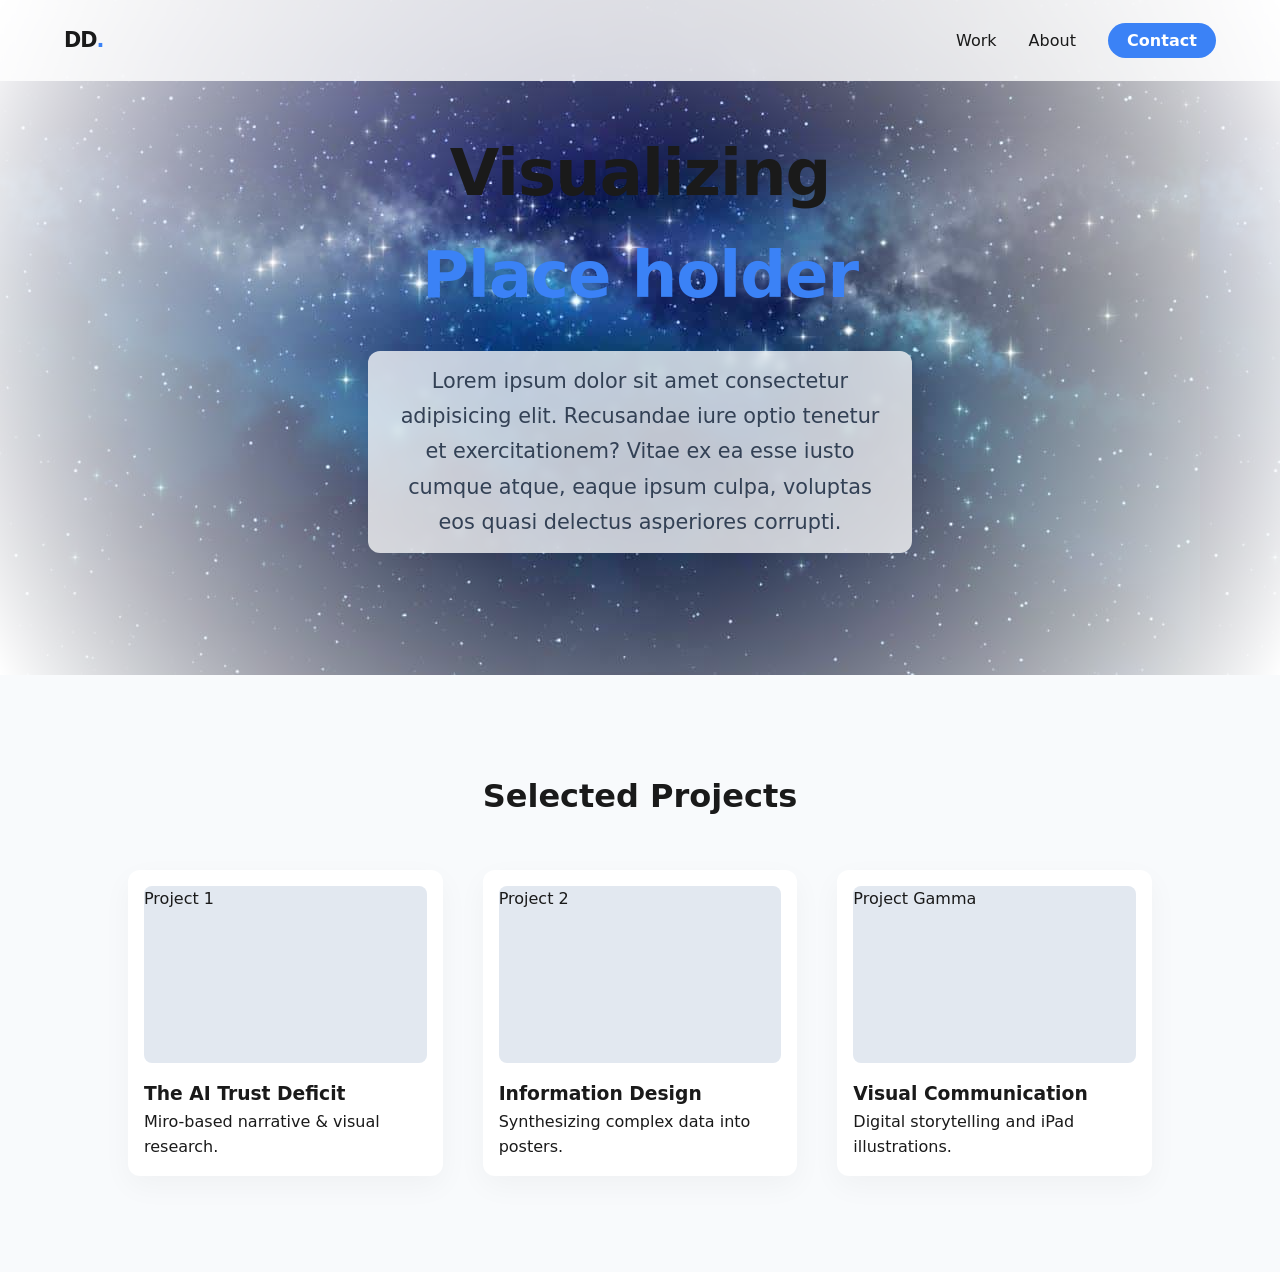
<file: Index.html>
<!DOCTYPE html>
<html lang="en">
<head>
    <meta charset="UTF-8">
    <meta name="viewport" content="width=device-width, initial-scale=1.0">
    <title>Professional Portfolio | Creative & Research</title>
    <link rel="stylesheet" href="style.css">
</head>
<body>

    <nav class="navbar">
        <div class="logo">DD<span>.</span></div>
        <ul class="nav-links">
            <li><a href="#work">Work</a></li>
            <li><a href="#about">About</a></li>
            <li><a href="mailto:hello@example.com" class="btn-contact">Contact</a></li>
        </ul>
    </nav>

    <header class="hero">

        <div class="sliding-bg"></div>
        <div class="hero-overlay"></div>
        
        <div class="hero-content">
            <h1 class="anim-text">Visualizing <span class="highlight">Place holder</span></h1>
            <p class="anim-text">Lorem ipsum dolor sit amet consectetur adipisicing elit. Recusandae iure optio tenetur et exercitationem? Vitae ex ea esse iusto cumque atque, eaque ipsum culpa, voluptas eos quasi delectus asperiores corrupti.</p>
        </div>
    </header>

    <section id="work" class="portfolio-section">
        <h2 class="section-title">Selected Projects</h2>
        <div class="project-grid">
            
            <div class="project-card">
                <div class="project-img">
                    <div class="img-placeholder">Project 1</div>
                </div>
                <div class="project-info">
                    <h3>The AI Trust Deficit</h3>
                    <p>Miro-based narrative & visual research.</p>
                </div>
            </div>

            <div class="project-card">
                <div class="project-img">
                    <div class="img-placeholder">Project 2</div>
                </div>
                <div class="project-info">
                    <h3>Information Design</h3>
                    <p>Synthesizing complex data into posters.</p>
                </div>
            </div>

            <div class="project-card">
                <div class="project-img">
                    <div class="img-placeholder">Project Gamma</div>
                </div>
                <div class="project-info">
                    <h3>Visual Communication</h3>
                    <p>Digital storytelling and iPad illustrations.</p>
                </div>
            </div>

        </div>
    </section>

    <script src="script.js"></script>
</body>
</html>
</file>
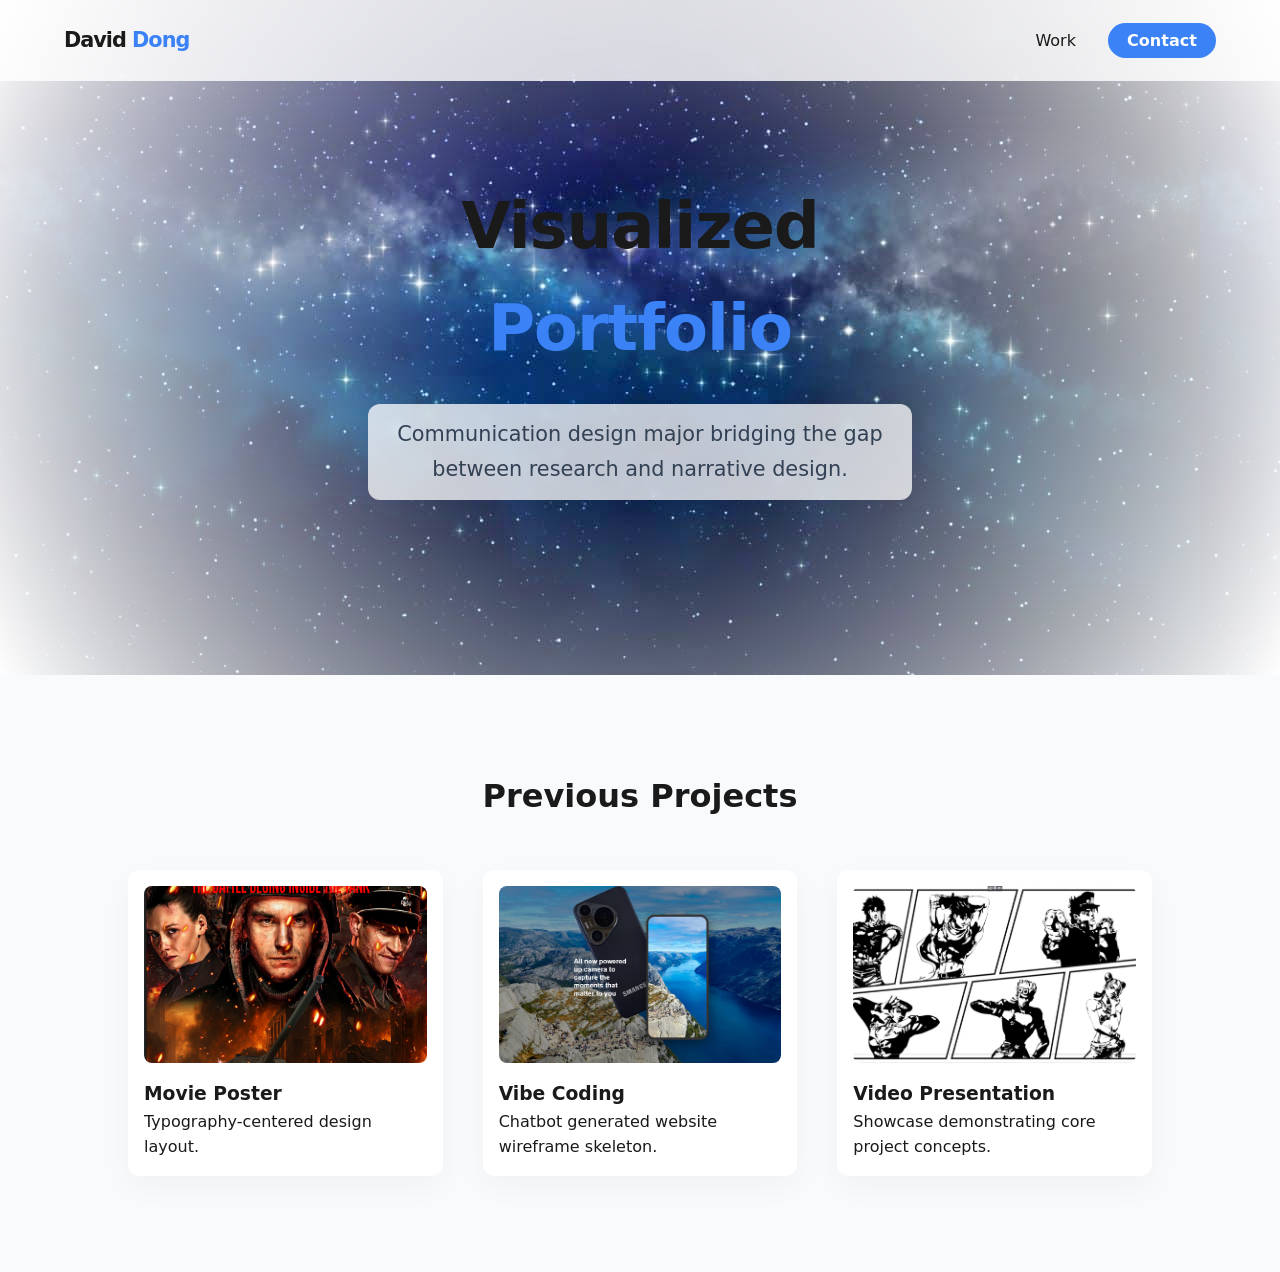
<file: index.html>
<!DOCTYPE html>
<html lang="en">
<head>
    <meta charset="UTF-8">
    <meta name="viewport" content="width=device-width, initial-scale=1.0">
    <title>David Dong | Portfolio</title>
    <link rel="stylesheet" href="style.css">
</head>
<body>
    <nav class="navbar">
        <a href="index.html" class="logo">David <span>Dong</span></a>
        <ul class="nav-links">
            <li><a href="#work">Work</a></li>
            <li><a href="mailto:davedong369@gmail.com" class="btn-contact">Contact</a></li>
        </ul>
    </nav>

    <header class="hero">
        <div class="sliding-bg"></div>
        <div class="hero-overlay"></div>
        <div class="hero-content">
            <h1>Visualized <span class="highlight">Portfolio</span></h1>
            <p>Communication design major bridging the gap between research and narrative design.</p>
        </div>
    </header>

    <section id="work" class="portfolio-section">
        <h2 class="section-title">Previous Projects</h2>
        <div class="project-grid">
            <a href="#" id="poster-project" class="project-card">
                <div class="project-img"><img src="assets/poster.png" alt="Movie Poster"></div>
                <div class="project-info"><h3>Movie Poster</h3><p>Typography-centered design layout.</p></div>
            </a>
            <a href="vibecoding/index.html" class="project-card">
                <div class="project-img"><img src="assets/vibe.png" alt="Vibe Coding"></div>
                <div class="project-info"><h3>Vibe Coding</h3><p>Chatbot generated website wireframe skeleton.</p></div>
            </a>
            <a href="#" id="video-project" class="project-card">
                <div class="project-img"><img src="assets/vidnail.png" alt="Video Project"></div>
                <div class="project-info"><h3>Video Presentation</h3><p>Showcase demonstrating core project concepts.</p></div>
            </a>
        </div>
    </section>

    <div id="imageModal" class="popup-modal">
        <span class="close-btn" data-close>&times;</span>
        <img class="popup-content" src="assets/poster.png" alt="Enlarged Poster">
    </div>

    <div id="videoModal" class="popup-modal">
        <span class="close-btn" data-close>&times;</span>
        <div class="video-container">
            <iframe id="youtubePlayer" src="https://www.youtube.com/embed/LuaO51HVHTA?si=k8FOe4n56YXzjyC6&enablejsapi=1" frameborder="0" allow="accelerometer; autoplay; clipboard-write; encrypted-media; gyroscope; picture-in-picture" allowfullscreen></iframe>
        </div>
    </div>

    <script src="script.js"></script>
</body>
</html>
</file>
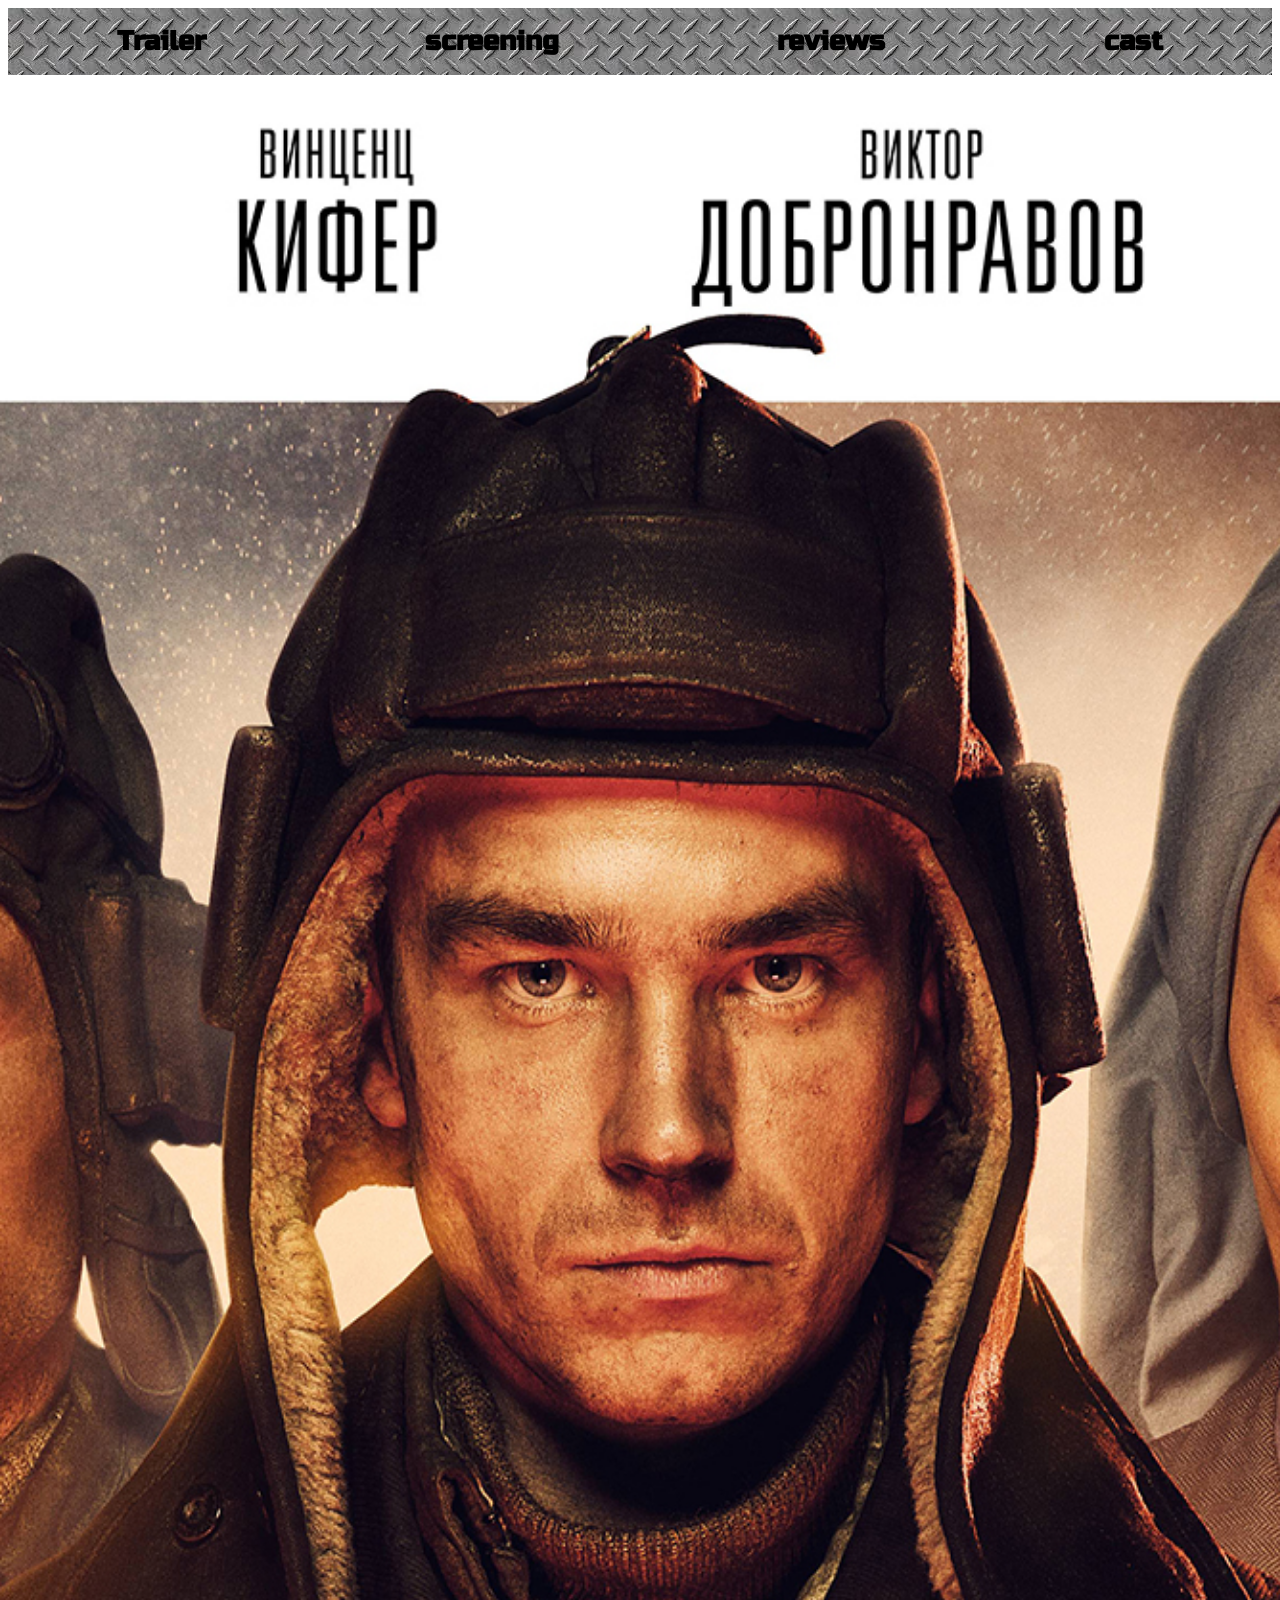
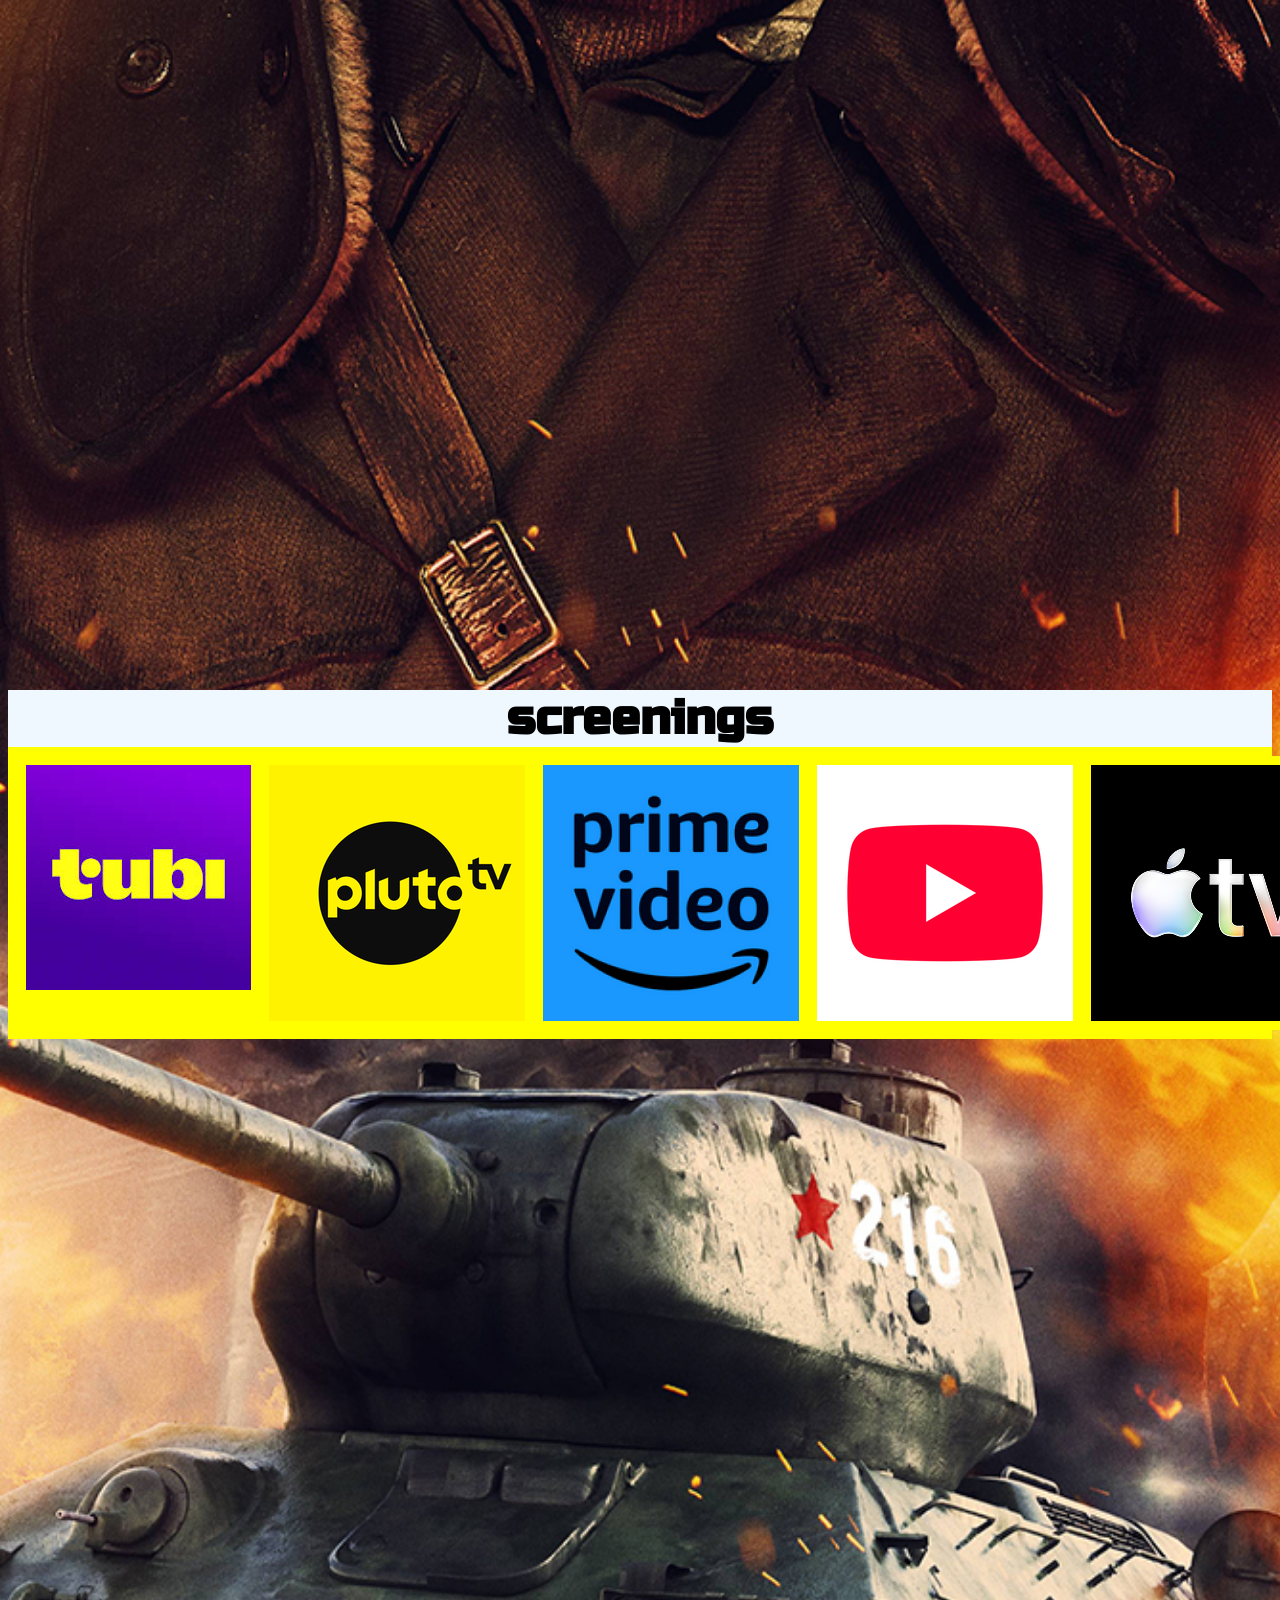
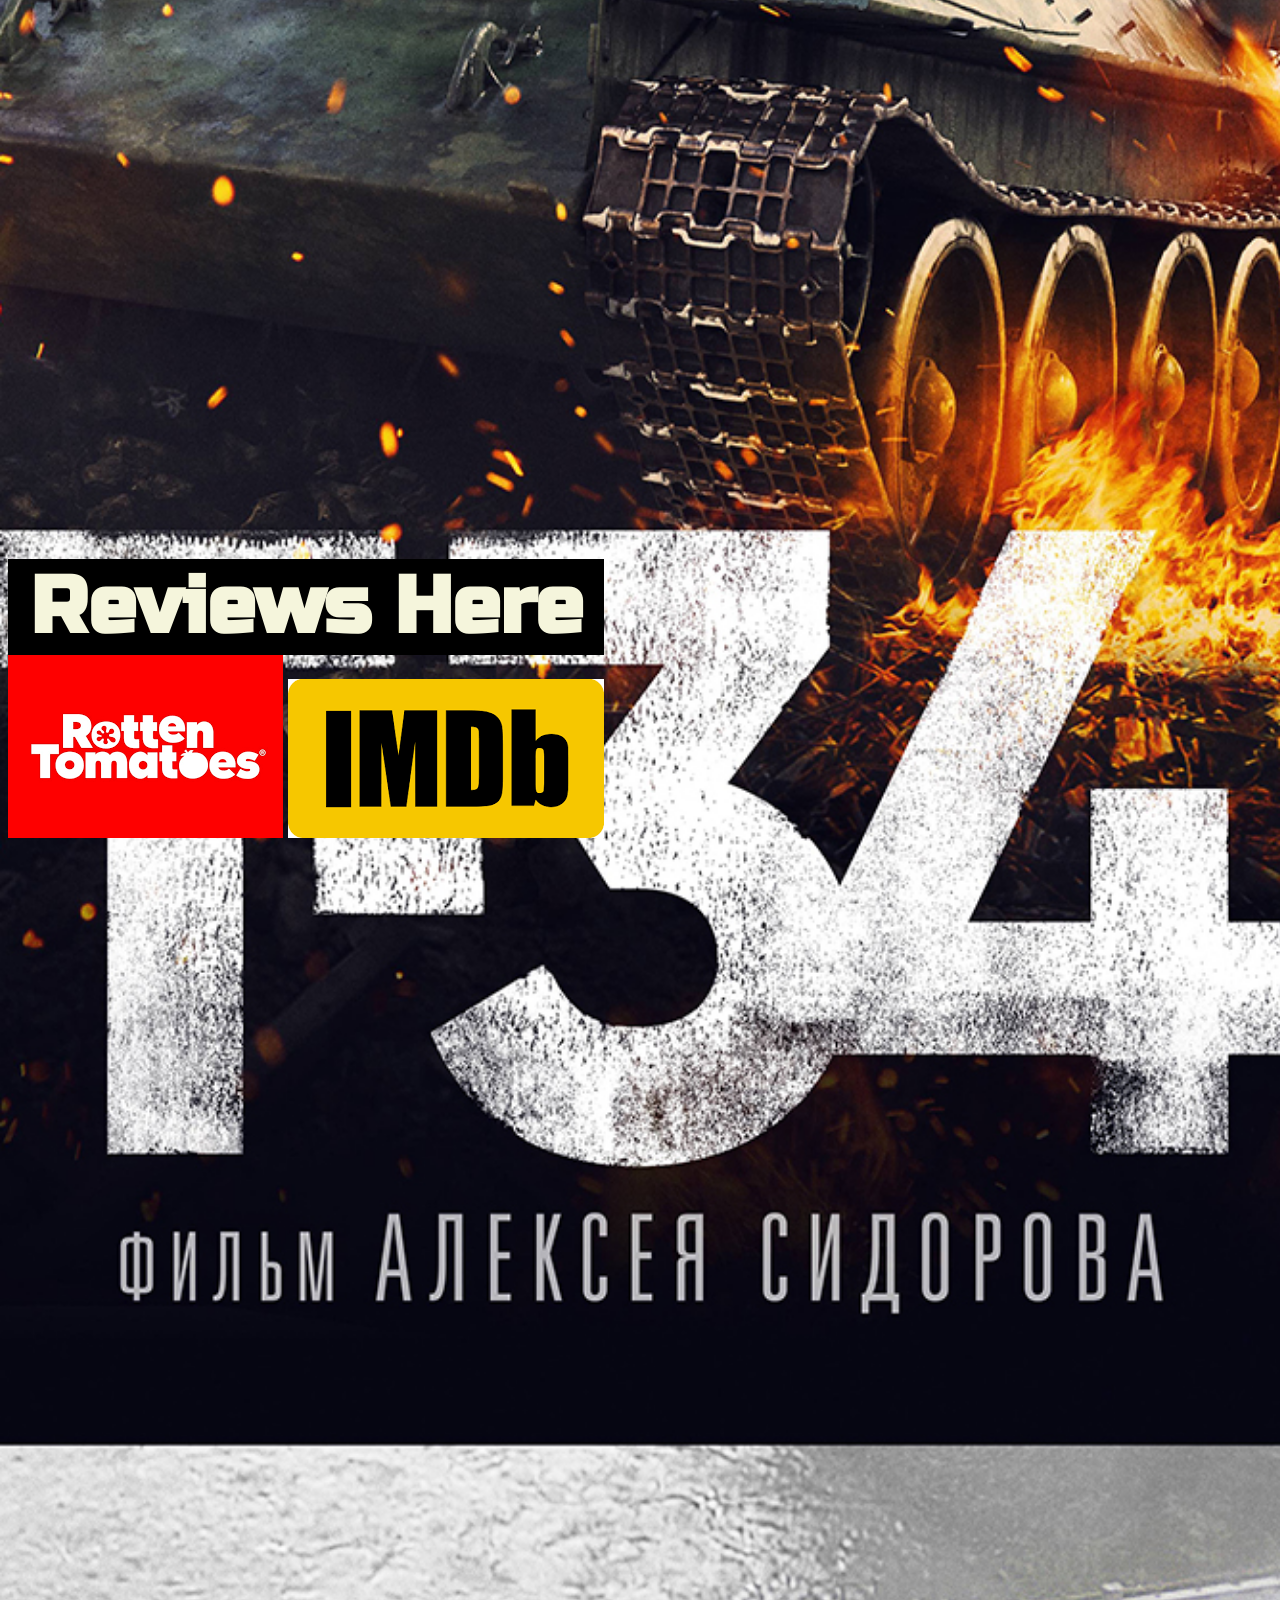
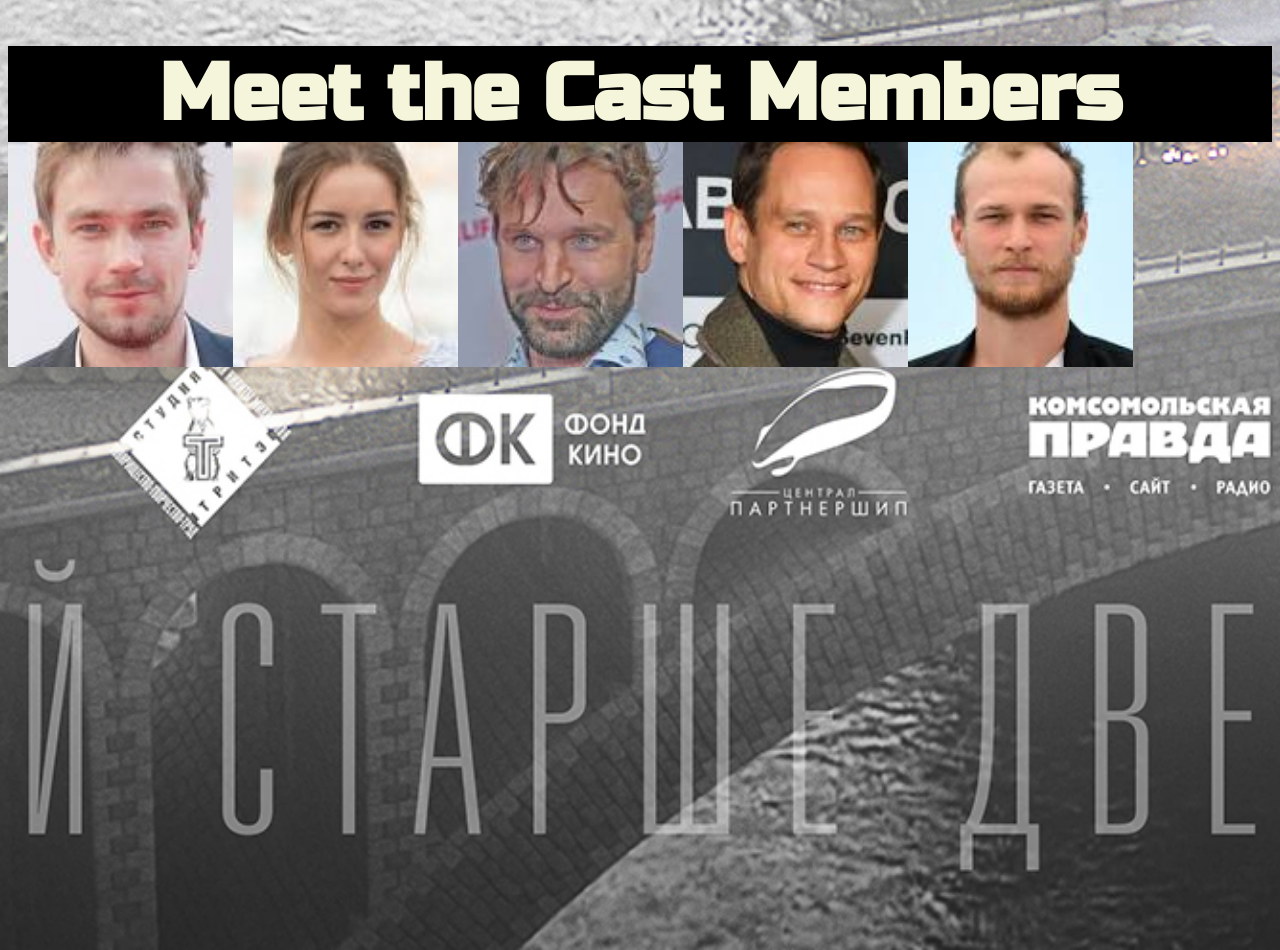
<file: redsignproject/index.html>
<!DOCTYPE html>
<html lang="en">
    <head>
        <meta charset="UTF-8" />
        <meta name="viewport" content="width=device-width, initial-scale=1.0">
        <title> The T34 movie</title>
        <link rel="stylesheet" href="Css.Css">
            <style>
            @import url('https://fonts.googleapis.com/css2?family=Russo+One&display=swap');
            </style>
            <link rel="preconnect" href="https://fonts.googleapis.com">
            <link rel="preconnect" href="https://fonts.gstatic.com" crossorigin>
            <link href="https://fonts.googleapis.com/css2?family=Russo+One&display=swap" rel="stylesheet">
        </head>
    <body>
            <link rel="preconnect" href="https://fonts.googleapis.com">
            <link rel="preconnect" href="https://fonts.gstatic.com" crossorigin>
            <link href="https://fonts.googleapis.com/css2?family=Russo+One&display=swap" rel="stylesheet">
        <div class="navbar">
            <div><h1><a href="#video">Trailer</a></h1></div>
            <div><h1><a href="#screening">screening</a></h1></div>
            <div><h1><a href="#review">reviews</a></h1></div>
            <div><h1><a href="#cast">cast</a></h1></div>
            </div>
            <div class="trailer">
                <h2 id="video"></h2>
            <iframe class="videos" 
                src="https://www.youtube-nocookie.com/embed/D1UDvi5xL9w?si=DBTvbXveYX09GY7_" 
                title="YouTube video player" 
                style="border: none;" 
                allow="accelerometer; autoplay; clipboard-write; encrypted-media; gyroscope; picture-in-picture; web-share" 
                referrerpolicy="strict-origin-when-cross-origin" allowfullscreen>
                </iframe> 
                
    </div>
        <h2 id="screening"></h2>
        <div class=screening>screenings</div>
        <div class="link">
        <a href="https://tubitv.com/movies/642740/t-34-english-dub?start=true&tracking=google-feed&utm_source=google-feed" class="link" target="_blank"><img src="img/Tubi.jpg"></a>
        <a href="https://pluto.tv/us/on-demand/movies/60a856075c4082001373bf6c" class="link" target="_blank"><img src="img/pluto.png"></a>  
        <a href="https://www.amazon.com/gp/video/detail/amzn1.dv.gti.dade0128-509e-4bd6-a417-0a7ec9f48597?autoplay=0&ref_=atv_cf_strg_wb" class="link" target="_blank"><img src="img/amazon.png"></a>
        <a href="https://www.youtube.com/watch?v=SRpwFsmfr2E" class="link" target="_blank"><img src="img/youtube.png"></a>
        <a href="https://tv.apple.com/us/movie/t-34/umc.cmc.3f5835i5toc66egui0qs3elty?action=play" class="link" target="_blank"><img src="img/apple.png"></a>
        </div>
        <div class="review">
        <h2 id="review"></h2>
        <div class="reveiws">
            <div class="casts">Reviews Here</div>
            <a href="https://www.rottentomatoes.com/m/t_34_2018" target="_blank"><img src="img/Rotten.png" alt="Rotten Tomato"></a>
             <a href="https://www.imdb.com/title/tt8820590/" target="_blank"><img src="img/B.png" alt="IMDb"></a>
        </div>        
        </div>
        <div class="cast">
            <h2 id="cast"></h2>
            <div class="slide">
                <div class="casts">
                Meet the Cast Members
                    </div>
                <div>
                    <div class="swiper">
                    <div class="swiper2">
                        <div class="slides"><a href="https://www.google.com/search?client=opera-gx&hs=Xla&sca_esv=2655d2f286957cb7&sxsrf=ANbL-n7cBDhPrJtVLXuh6xgovtaTtvR1pw:1772408659495&q=Alexander+Petrov&stick=H4sIAAAAAAAAAONgFuLVT9c3NEyJt8wwNMyqVOIBc7PSU6oKi_O0hLKTrfTTMnNywYRVcmJxySJWAcec1IrEvJTUIoWA1JKi_DIA5s0m2kYAAAA&sa=X&ved=2ahUKEwiN867k8P-SAxXnMlkFHUGgAHUQ9OUBegQIJRAC&biw=905&bih=836&dpr=1.1">
                            <img src="img/alexander.jpg" alt="Alex"></a></div>
                        <div class="slides"><a href="https://www.google.com/search?client=opera-gx&hs=Xla&sca_esv=2655d2f286957cb7&sxsrf=ANbL-n7cBDhPrJtVLXuh6xgovtaTtvR1pw:1772408659495&q=Irina+Starshenbaum&stick=H4sIAAAAAAAAAONgFuLVT9c3NEyJt8wwNMyqVIJwk81Scg2rirO1hLKTrfTTMnNywYRVcmJxySJWIc-izLxEheCSxKLijNS8pMTSXACMppOISQAAAA&sa=X&ved=2ahUKEwiN867k8P-SAxXnMlkFHUGgAHUQ9OUBegQIJRAE">
                            <img src="img/Irina.jpg" alt="Irina"></a></div>
                        <div class="slides"><a href="https://www.google.com/search?client=opera-gx&sa=X&sca_esv=fecb66123620f6bf&sxsrf=ANbL-n5FlPW_IEfNmtYxlvFJxRU6dvLWpg:1772385265336&q=Viktor+Dobronravov&stick=H4sIAAAAAAAAAONgFuLVT9c3NEyJt8wwNMyqVOLSz9U3yDNNM8rL0xLKTrbST8vMyQUTVsmJxSWLWIXCMrNL8osUXPKTivLzihLL8ssmsDECAD0T5_5JAAAA&ved=2ahUKEwj93ZTRmf-SAxVCL1kFHTYtL4oQ-BZ6BAhTEBA&biw=1707&bih=839&dpr=1.1">
                         <img src="img/Victor.jpg" alt="victor"></a></div>
                        <div class="slides"><a href="https://www.google.com/search?client=opera-gx&sa=X&sca_esv=fecb66123620f6bf&sxsrf=ANbL-n5FlPW_IEfNmtYxlvFJxRU6dvLWpg:1772385265336&q=Vinzenz+Kiefer&stick=H4sIAAAAAAAAAONgFuLVT9c3NEyJt8wwNMyqVOLSz9U3SE8qMs7J1RLKTrbST8vMyQUTVsmJxSWLWPnCMvOqUvOqFLwzU9NSiyawMQIABDsbU0UAAAA&ved=2ahUKEwj93ZTRmf-SAxVCL1kFHTYtL4oQ-BZ6BAhTEBU&biw=1707&bih=839&dpr=1.1">
                            <img src="img/Vinzenz.jpg" alt="Vinzenz"></a></div>
                        <div class="slides"><a href="https://www.google.com/search?client=opera-gx&sa=X&sca_esv=fecb66123620f6bf&biw=2289&bih=1166&cs=1&sxsrf=ANbL-n45Y53JKsSGQM9NTuJfempLZ9C8cQ:1772385556476&q=Yura+Borisov&stick=H4sIAAAAAAAAAONgFuLVT9c3NEyJt8wwNMyqVIJwk7OrjIvKzMq0hLKTrfTTMnNywYRVcmJxySJWnsjSokQFp_yizOL8sglsjABY4KyTRgAAAA&ved=2ahUKEwiTtP7bmv-SAxXzD1kFHe44JxkQ-BZ6BAg6EBo">
                            <img src="img/yura.jpg"></a></div>
                </div>
                </div>
            </div>
        </div>
    </body>
</html>
</file>
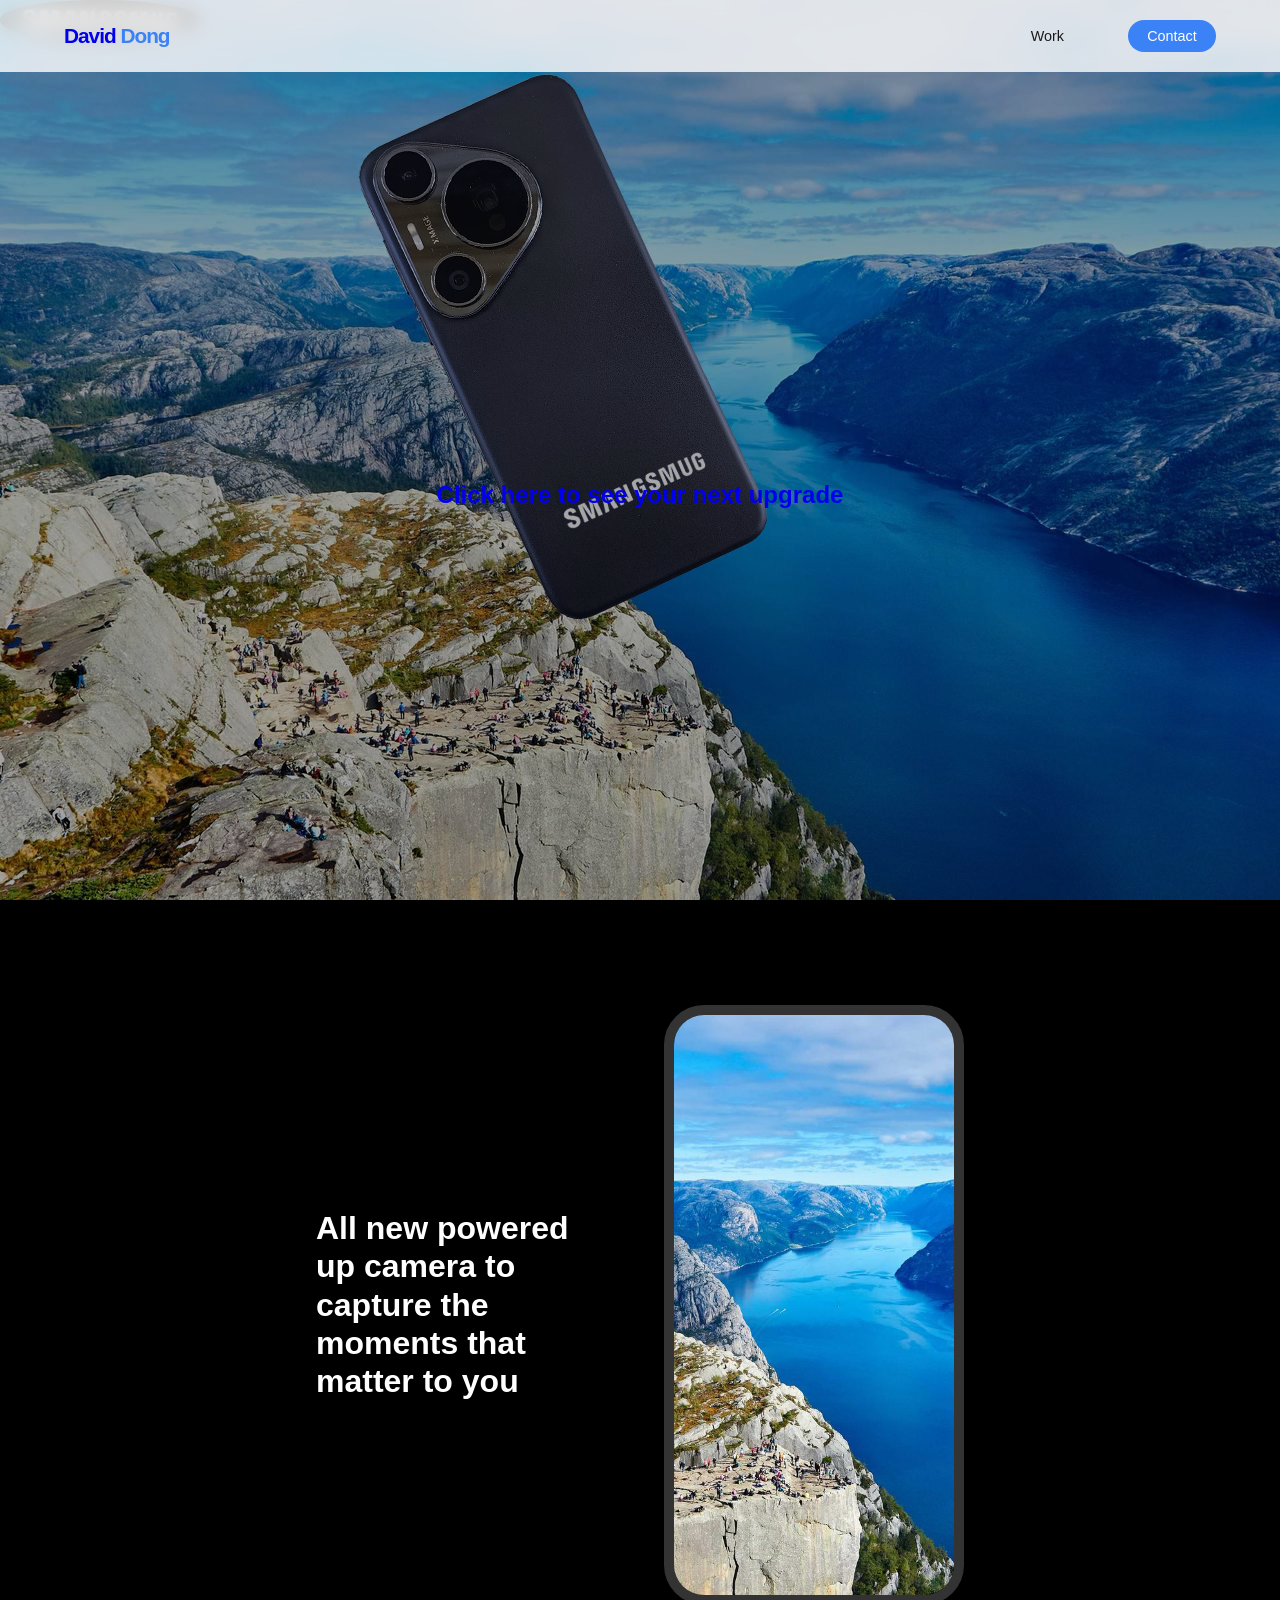
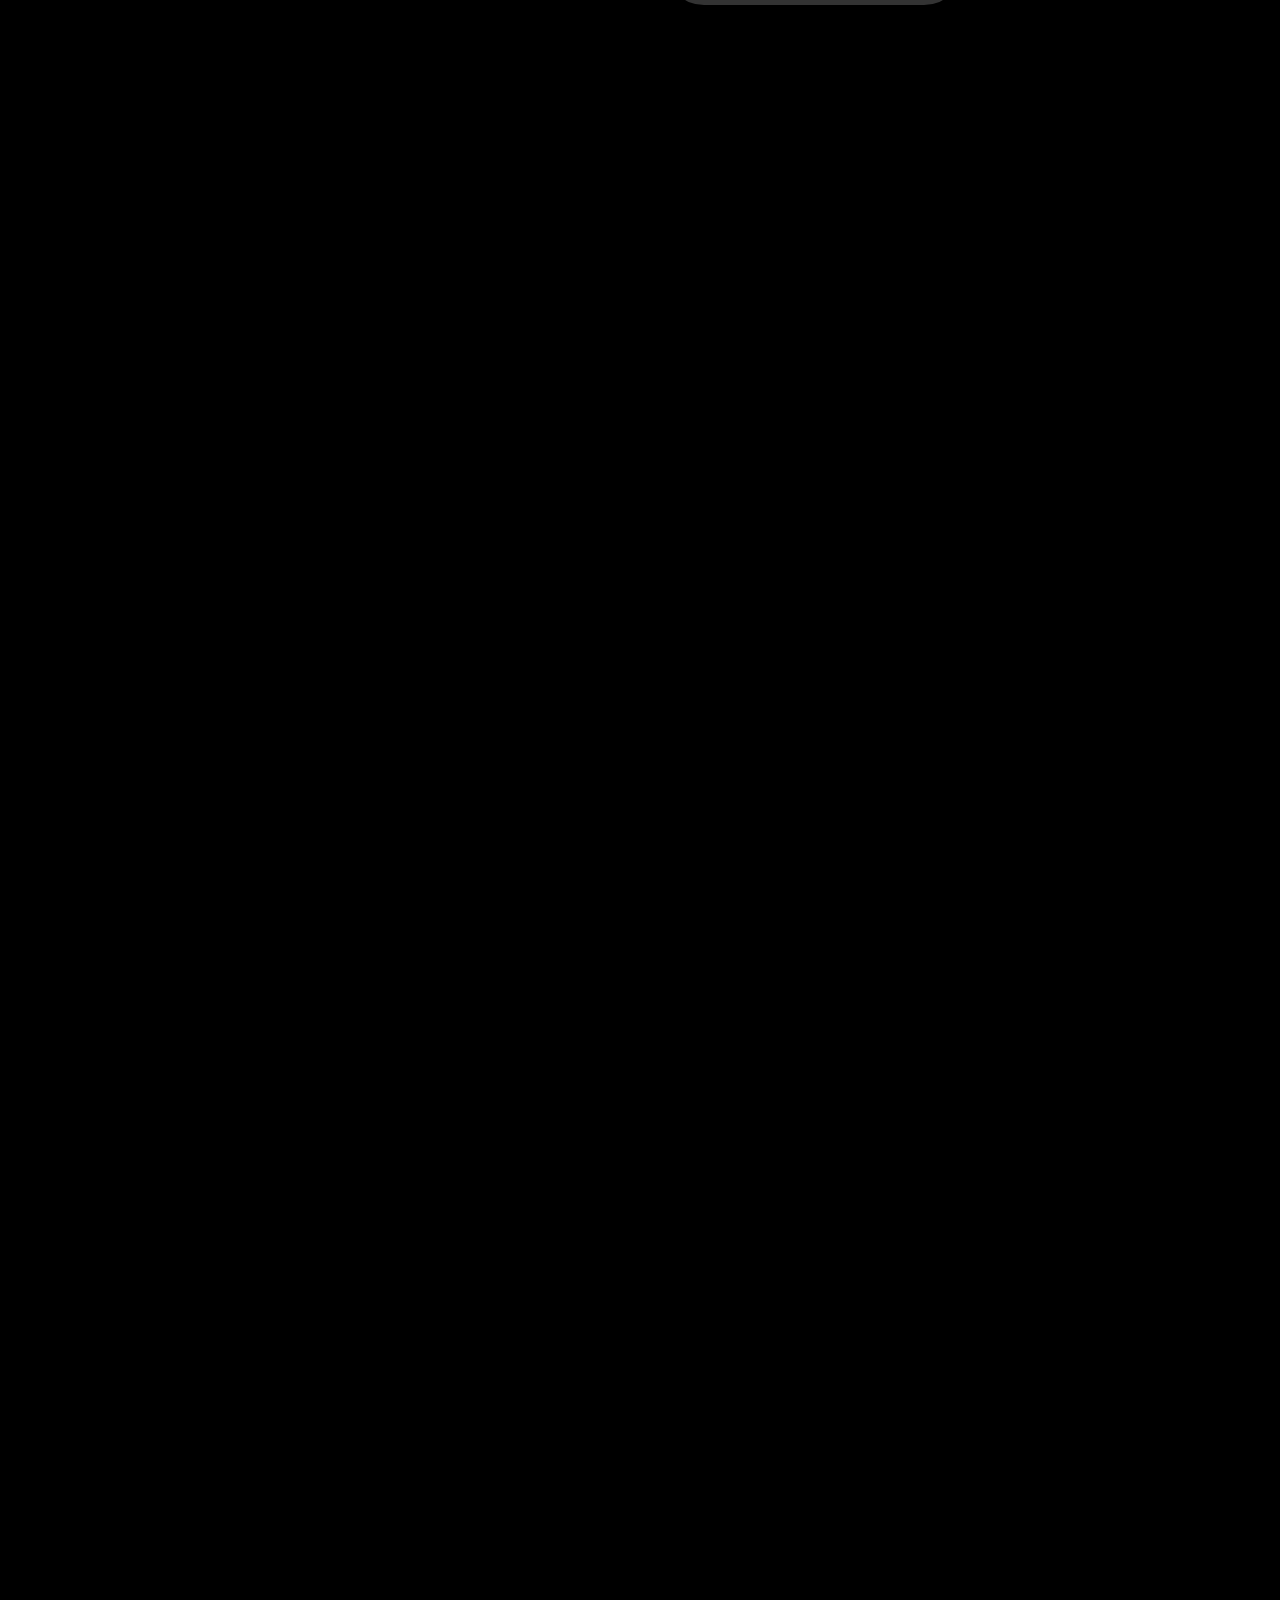
<file: vibecoding/index.html>
<!DOCTYPE html>
<html lang="en">
<head>
    <meta charset="UTF-8">
    <meta name="viewport" content="width=device-width, initial-scale=1.0">
    <title>Document</title>
    <link rel="stylesheet" href="style.css">
    <script src="java.js" defer>
    </script>
</head>
<body>
      <nav class="navbar">
        <a href="index.html"><div class="logo">David <span>Dong</span></div></a>
        <ul class="nav-links">
            <li><a href="#work">Work</a></li>
            <li><a href="mailto:davedong369@gmail.com" class="btn-contact">Contact</a></li>
        </ul>
    </nav>
  <div class="logo"><img src="asset/Logo.png"></div>
  <div class="bg-layer" id="bgLayer"></div>
  <div class="overlay"></div>

  <section class="hero">
    <h1 class="changing"><a href="#view">Click here to see your next upgrade</a></h1>
  </section>
<div id="view">
  <section class="scroll-section" id="gallerySection">
    <div class="phone-wrap">
      <div class="story-text" id="storyText"></div>
      <div class="phone">
        <div class="screen">
          <img class="slide active" data-bg="asset/back1.png" data-text="
          All new powered up camera to capture the moments that matter to you"
           src="asset/phone-back.png">
          <img class="slide" data-bg=
          "asset/back2.png" data-text=
          "Improved and better fast charging."
           src="asset/back2phone.png">
          <img class="slide" data-bg=
          "asset/back3.png" data-text=
          "Using the most powerful chip we have made."
           src="asset/back3phone.jpg">
          <img class="slide" data-bg=
          "asset/back4.jpg" data-text=
          "Stay connected anywhere now with better connection."
           src="asset/back4phone.jpg">
        </div>
        </div>
      </div>
    </div>
  </section>
</body>
</html>
</file>
<file: style.css>
:root { --primary: #1a1a1a; --accent: #3b82f6; --bg-light: #f8fafc; --white: #ffffff; }
* { margin: 0; padding: 0; box-sizing: border-box; }
body { font-family: 'Inter', system-ui, sans-serif; color: var(--primary); background: var(--white); line-height: 1.6; overflow-x: hidden; }
a { text-decoration: none; color: inherit; }

/* Navbar styling */
.navbar { display: flex; justify-content: space-between; align-items: center; padding: 1.5rem 5%; position: fixed; width: 100%; z-index: 1000; background: rgba(255,255,255,0.8); backdrop-filter: blur(10px); }
.logo { font-weight: 800; font-size: 1.3rem; letter-spacing: -1px; }
.logo span { color: var(--accent); }
.nav-links { list-style: none; display: flex; align-items: center; gap: 2rem; }
.btn-contact { background: var(--accent); color: #fff !important; padding: 0.5rem 1.2rem; border-radius: 50px; font-weight: 600; transition: all 0.3s ease; }
.btn-contact:hover { background: var(--primary); transform: translateY(-2px); box-shadow: 0 5px 15px rgba(0,0,0,0.1); }

/* Hero Section with Infinite Moving Loop Background */
.hero { height: 75vh; display: flex; align-items: center; justify-content: center; position: relative; overflow: hidden; text-align: center; }
.sliding-bg { position: absolute; top: 0; left: 0; width: 200%; height: 100%; background-image: url('assets/1641264230-origin.jpg'); background-repeat: repeat-x; background-size: auto 100%; z-index: 1; animation: loopBg 20s linear infinite; }
@keyframes loopBg { from { transform: translateX(0); } to { transform: translateX(-50%); } }
.hero-overlay { position: absolute; top:0; left:0; width:100%; height:100%; background: radial-gradient(circle, transparent 20%, var(--white) 100%); z-index: 2; }
.hero-content { position: relative; z-index: 3; padding: 0 10%; max-width: 800px; }
.hero h1 { font-size: clamp(2.5rem, 6vw, 4rem); font-weight: 800; margin-bottom: 1rem; }
.highlight { color: var(--accent); }

/* Project Grid layout */
.portfolio-section { padding: 6rem 10%; background: var(--bg-light); }
.section-title { margin-bottom: 3rem; font-size: 2rem; text-align: center; }
.project-grid { display: grid; grid-template-columns: repeat(auto-fit, minmax(300px, 1fr)); gap: 2.5rem; }
.project-card { background: var(--white); padding: 1rem; border-radius: 12px; box-shadow: 0 10px 30px rgba(0,0,0,0.04); transition: all 0.4s cubic-bezier(0.165, 0.84, 0.44, 1); }
.project-card:hover { transform: translateY(-8px); box-shadow: 0 20px 40px rgba(0,0,0,0.08); border: 1px solid var(--accent); }
.project-img { width: 100%; aspect-ratio: 16/10; background: #e2e8f0; border-radius: 8px; overflow: hidden; margin-bottom: 1rem; }
.project-img img { width: 100%; height: 100%; object-fit: cover; }

/* Shareable Pop-up Modal Architecture */
.popup-modal { display: none; position: fixed; z-index: 9999; left: 0; top: 0; width: 100vw; height: 100vh; background: rgba(0,0,0,0.9); backdrop-filter: blur(8px); align-items: center; justify-content: center; opacity: 0; pointer-events: none; transition: opacity 0.3s ease; }
.popup-modal.active { opacity: 1; pointer-events: auto; }
.popup-content { max-width: 90%; max-height: 85vh; object-fit: contain; border-radius: 4px; transform: scale(0.95); transition: transform 0.3s ease; }
.video-container { width: 85%; max-width: 800px; aspect-ratio: 16/9; background: #000; transform: scale(0.95); transition: transform 0.3s ease; position: relative; }
.video-container iframe { position: absolute; top:0; left:0; width:100%; height:100%; }
.popup-modal.active .popup-content, .popup-modal.active .video-container { transform: scale(1); }
.close-btn { position: absolute; top: 20px; right: 35px; color: #fff; font-size: 40px; font-weight: bold; cursor: pointer; z-index: 10000; }
.close-btn:hover { color: var(--accent); }
.hero-content { 
    position: relative; 
    z-index: 3; 
    padding: 0 10%; 
    max-width: 800px;
}

.hero h1 { 
    font-size: clamp(2.5rem, 6vw, 4rem); 
    font-weight: 800; 
    margin-bottom: 1.5rem; 
    letter-spacing: -1px;

}

.hero p {
    font-size: clamp(1.1rem, 2vw, 1.3rem);
    font-weight: 500; 
    color: #334155;
    max-width: 600px;
    margin: 0 auto;
    line-height: 1.7;
    

    background: rgba(255, 255, 255, 0.75);
    padding: 0.8rem 1.5rem;
    border-radius: 12px;
    backdrop-filter: blur(4px);
    box-shadow: 0 4px 20px rgba(0, 0, 0, 0.03);
}
</file>
<file: redsignproject/Css.Css>
.navbar {
    display: flex;
    justify-content:space-around;
    background-image: url(img/metal.jpeg);
    font-size: 1vw;
    color: ghostwhite;
    flex-wrap: wrap;
    text-align:justify;
}
a  {  
    text-decoration: none;
    color:black;
    font-size: 3vh;
    }
.trailer {
    padding: 5vh;
    text-align: center;
    margin-top: 40rem;
    }
.videos {
    position: relative;
    aspect-ratio: 16/9;
    width: 100%;
    min-width: 10vw
    }
.screening {
    justify-content: space-around;
    margin-top: 50rem;
    font-size: 3rem;
    display: flex;
    color: black;
    background-color: aliceblue;
}
.link {
    display: flex;
    justify-content: space-around;
    padding: 1vh;
    background-color: yellow;
    min-width: none;
    height: 100%;

}
body {
    background-image: url(img/poster.jpg); 
    background-position: center;
    background-repeat: no-repeat;
    min-height: 100%;
    background-size: cover;
    background-attachment:local;
}

/*.slide {
    display: flex;
    width: 100%;
    animation: slide 10s infinite;
}
@keyframes slide{
    0% {margin-left: -100%;}
    33%{margin-left: -100%;}
    66%{margin-left: -200%;}
    100%{margin-left: 0;}
}*/
body {
  font-family: russo one, sans-serif;
  font-weight: 700;
  font-style: normal;
}
.casts {
    display: flex;
    justify-content: space-around;
    margin-top: 50rem;
    font-size: 5rem;
    color:beige;
    background-color: black;
}
html {
    scroll-behavior: smooth;
}
p {
    font-size: 10vw;
}
.swiper {
    width: 80%;
    height: fit-content;
}
.slides {
    display: flex;
    justify-content: center;
    gap: 3vh;
}
.slides img {
    height: 25vh;
    padding: 0px;
    display: flex;
    justify-content: space-around;
    flex-wrap: wrap;
}
.cast {
    box-sizing: border-box;
}.swiper2 {
    width: 100%;
    height: 50rem;
    background: none;
    display: flex;
    justify-content: space-around;
    
}
.swiper {
    display: flex;
    justify-content: space-around;
}
.reviews {
    padding: 0rem;
    justify-content: space-around;
}
.review {
        margin-top: 20rem;
        display: flex;
}
@media screen and (max-width: 767px){
    .navbar a{
        font-size: 1.5rem;
    }
    .trailer {
    padding: 1vh;
    text-align: center;
    margin-top: 4rem;
    }
    .link {
        height: 5vh;
    }
    .casts {
        font-size: 3vh;
    }
    .review img{
        height: 5rem;
    }
    .slides img{
        height: 8vh;
        padding-left: 1%;
    }
}
</file>
<file: vibecoding/style.css>
* { box-sizing: border-box; margin: 0; padding: 0; }
    body {
      font-family: Arial, sans-serif;
      color: white;
      overflow-x: hidden;
      background: #000;
    }

    .bg-layer {
      position: fixed;
      inset: 0;
      background-size: cover;
      background-position: center;
      transition: background-image 0.8s ease;
      z-index: -2;
      overflow: hidden;
    }
html {
    scroll-behavior: smooth;
}
    .overlay {
      position: fixed;
      inset: 0;
      background: rgba(0,0,0,0.35);
      z-index: -1;
    }

    .hero, .spacer {
      height: 100vh;
      display: flex;
      align-items: center;
      justify-content: center;
      text-align: center;
      padding: 2rem;
    }
    h1 a {
      text-decoration: none;
}
    .scroll-section { height: 300vh; position: relative; }
    .phone-wrap {
      position: sticky;
      top: 10vh;
      height: 80vh;
      display: flex;
      align-items: center;
      justify-content: center;
      gap: 3rem;
    }

    .story-text {
      width: 300px;
      font-size: 2rem;
      font-weight: bold;
      line-height: 1.2;
      transition: opacity 0.5s ease, transform 0.5s ease;
    }

    .phone {
      width: 300px;
      height: 600px;
      border: 10px solid #333;
      border-radius: 40px;
      background: #000;
      overflow: hidden;
      box-shadow: 0 20px 60px rgba(0,0,0,0.5);
    }

    .screen { width: 100%; height: 100%; position: relative; overflow: hidden; }
    .slide {
      position: absolute;
      width: 100%;
      height: 100%;
      object-fit: cover;
      left: -100%;
      transition: left 0.8s ease;
    }
    .slide.active { left: 0; }
    .slide.prev { left: 100%; }
    .logo img{
       width: 200px;
    }
    .changing a {
      font-size: 24px;
    font-weight: bold;
    animation: colorShift 3s infinite; /* Cycles colors every 3 seconds */
  }

  @keyframes colorShift {
    0% { color: red; }
    33% { color: green; }
    66% { color: blue; }
    100% { color: red; }
    }
    .navbar {
    display: flex;
    justify-content: space-between;
    padding: 1.5rem 5%;
    position: fixed;
    width: 100%;
    z-index: 1000;
    background: rgba(255, 255, 255, 0.8);
    backdrop-filter: blur(10px);
}
.logo { font-weight: 800; font-size: 1.3rem; letter-spacing: -1px; }
.logo span { color: var(--accent); }
.nav-links { list-style: none; display: flex; align-items: center; }
.nav-links li { margin-left: 2rem; }
.nav-links a { text-decoration: none; color: var(--primary); font-weight: 500; font-size: 0.9rem; }
:root {
    --primary: #1a1a1a;
    --accent: #3b82f6;
    --bg-light: #f8fafc;
    --white: #ffffff;
}
.nav-links a {
    text-decoration: none;
    color: var(--primary);
    transition: color 0.3s ease;
}
a {
    text-decoration: none;
}
.navbar { display: flex; justify-content: space-between; align-items: center; padding: 1.5rem 5%; position: fixed; width: 100%; z-index: 1000; background: rgba(255,255,255,0.8); backdrop-filter: blur(10px); }
.logo { font-weight: 800; font-size: 1.3rem; letter-spacing: -1px; }
.logo span { color: var(--accent); }
.nav-links { list-style: none; display: flex; align-items: center; gap: 2rem; }
.btn-contact { background: var(--accent); color: #fff !important; padding: 0.5rem 1.2rem; border-radius: 50px; font-weight: 600; transition: all 0.3s ease; }
.btn-contact:hover { background: var(--primary); transform: translateY(-2px); box-shadow: 0 5px 15px rgba(0,0,0,0.1); }
</file>
